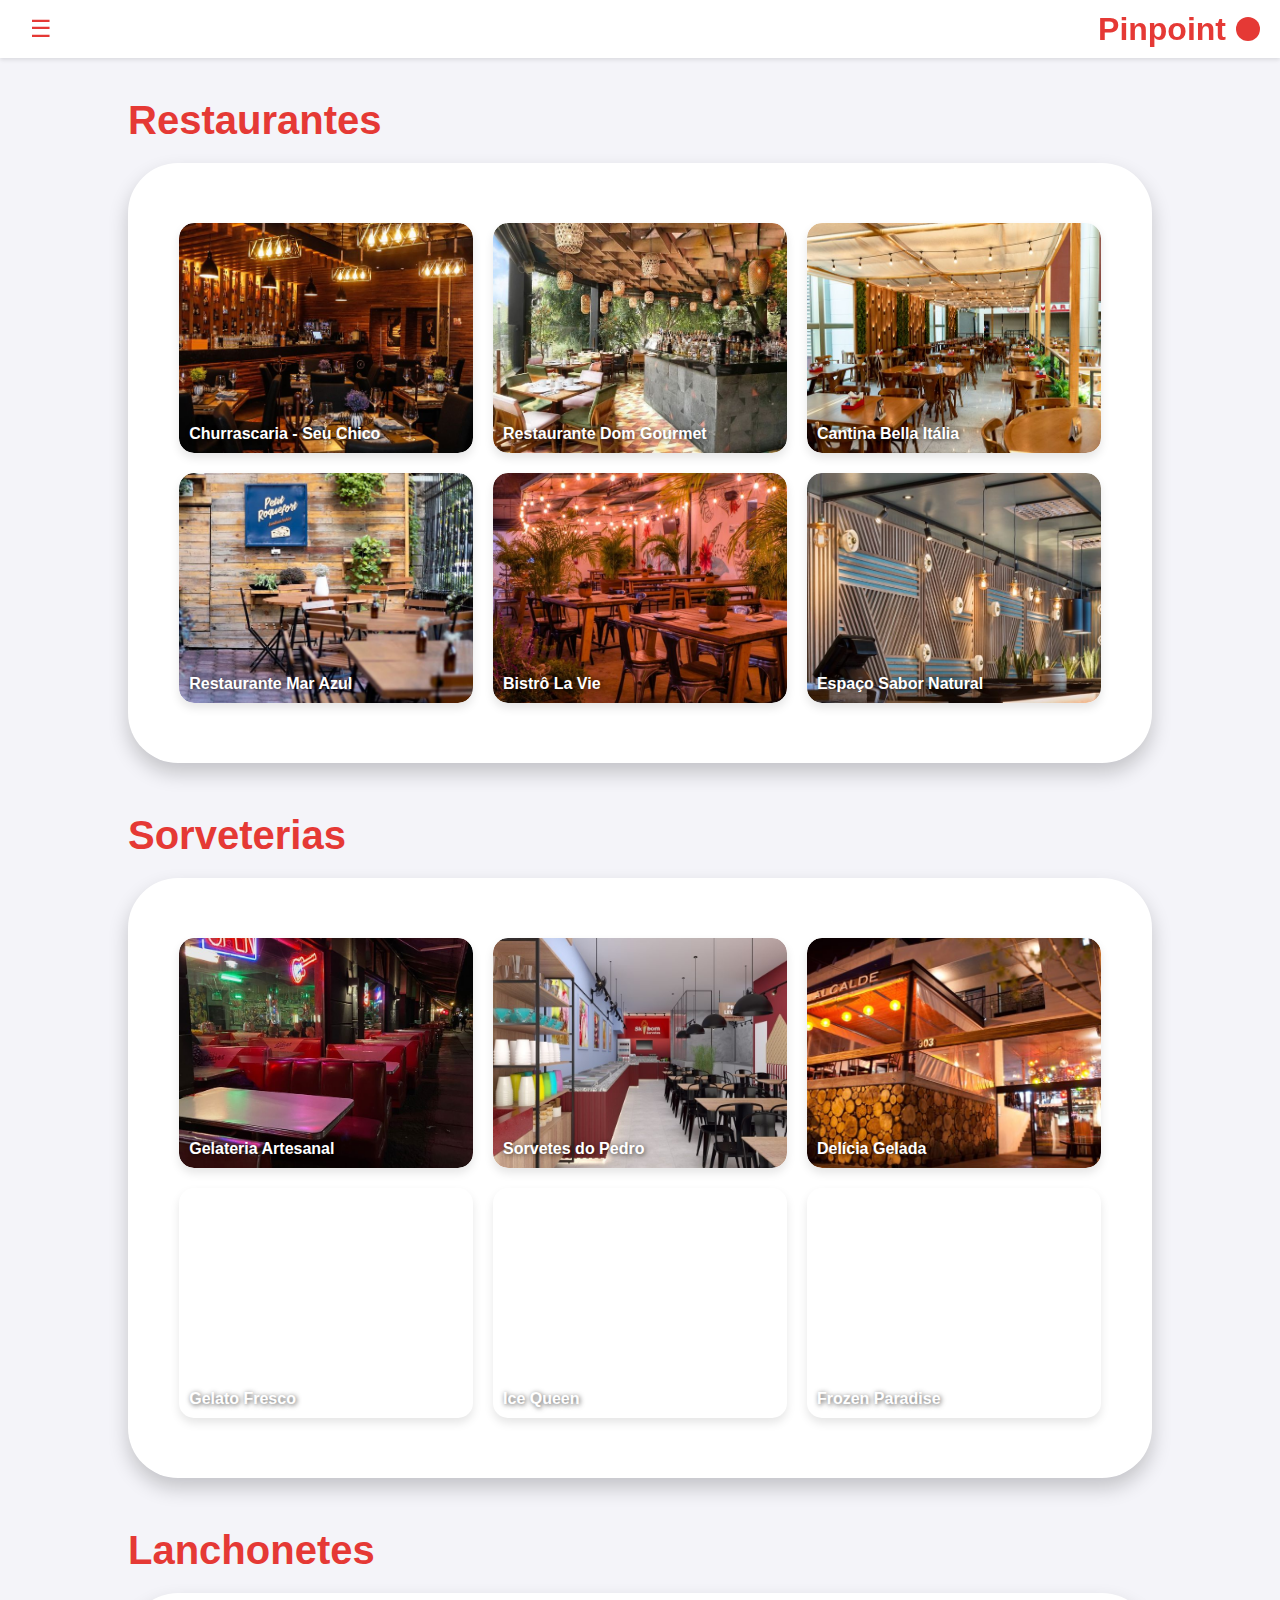
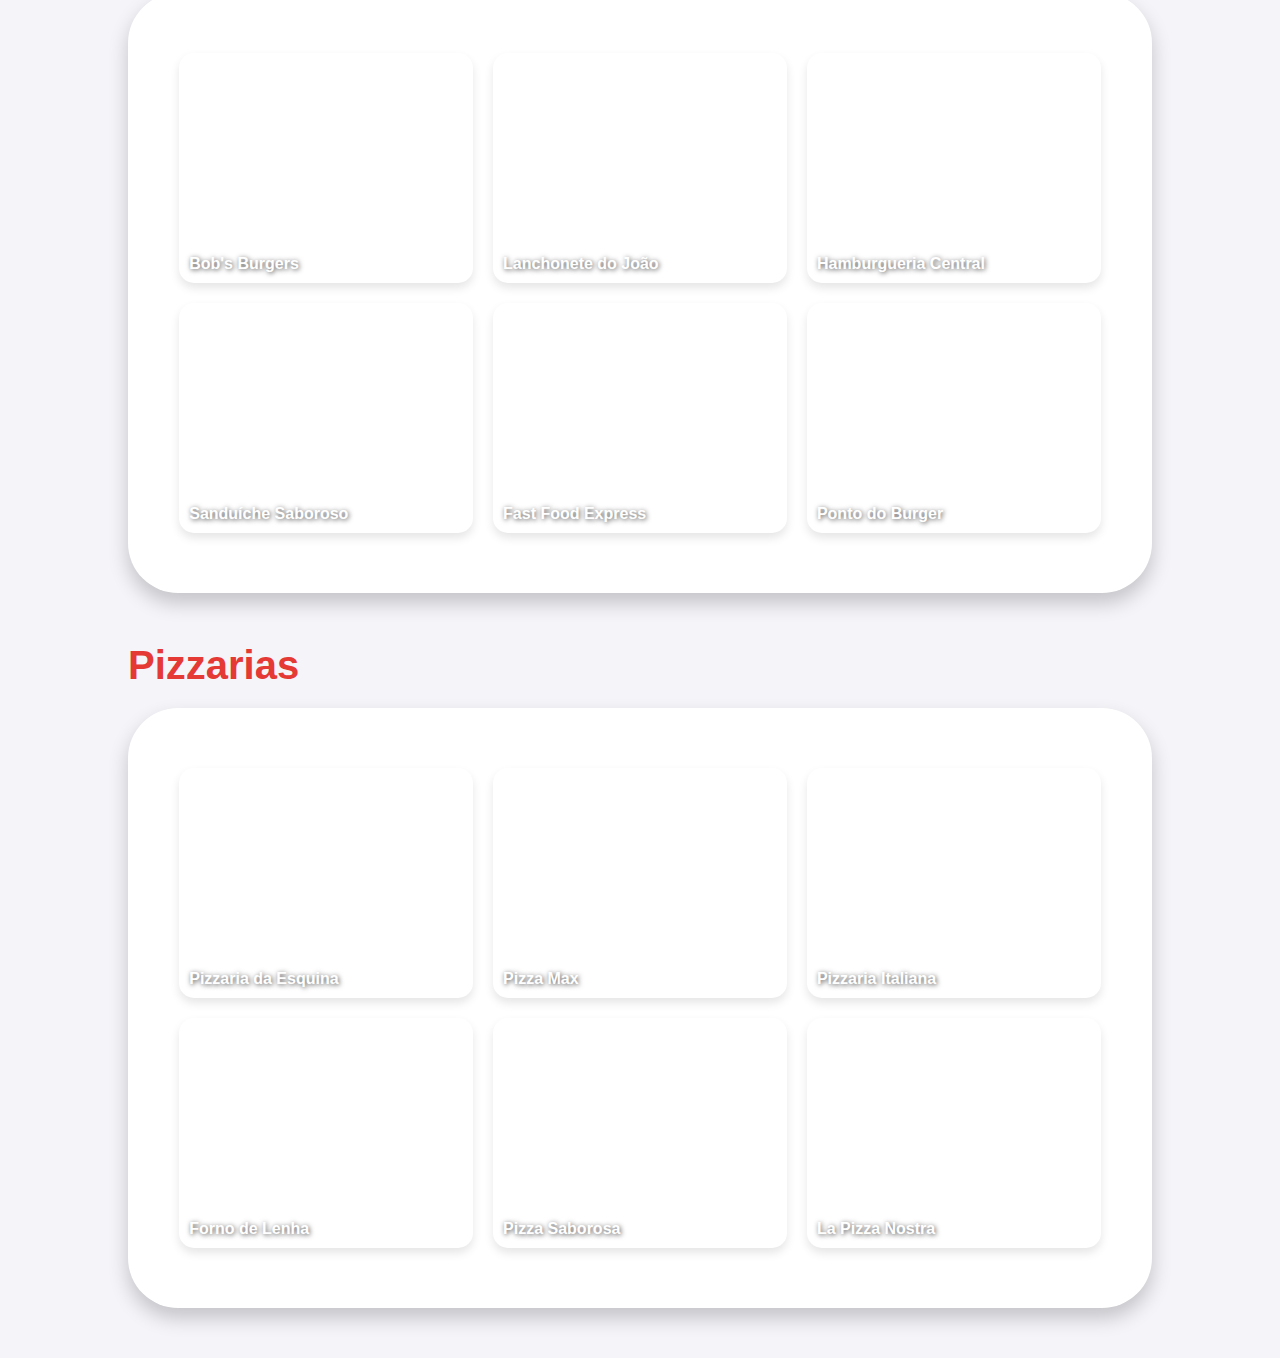
<file: index.html>
<!DOCTYPE html>
<html lang="en">
<head>
    <meta http-equiv="refresh" content="0; url=pages/index.html">
    <title>Redirecting...</title>
</head>
<body>
    <p>Se você não for redirecionado automaticamente, <a href="pages/index.html">clique aqui</a>.</p>
</body>
</html>
</file>
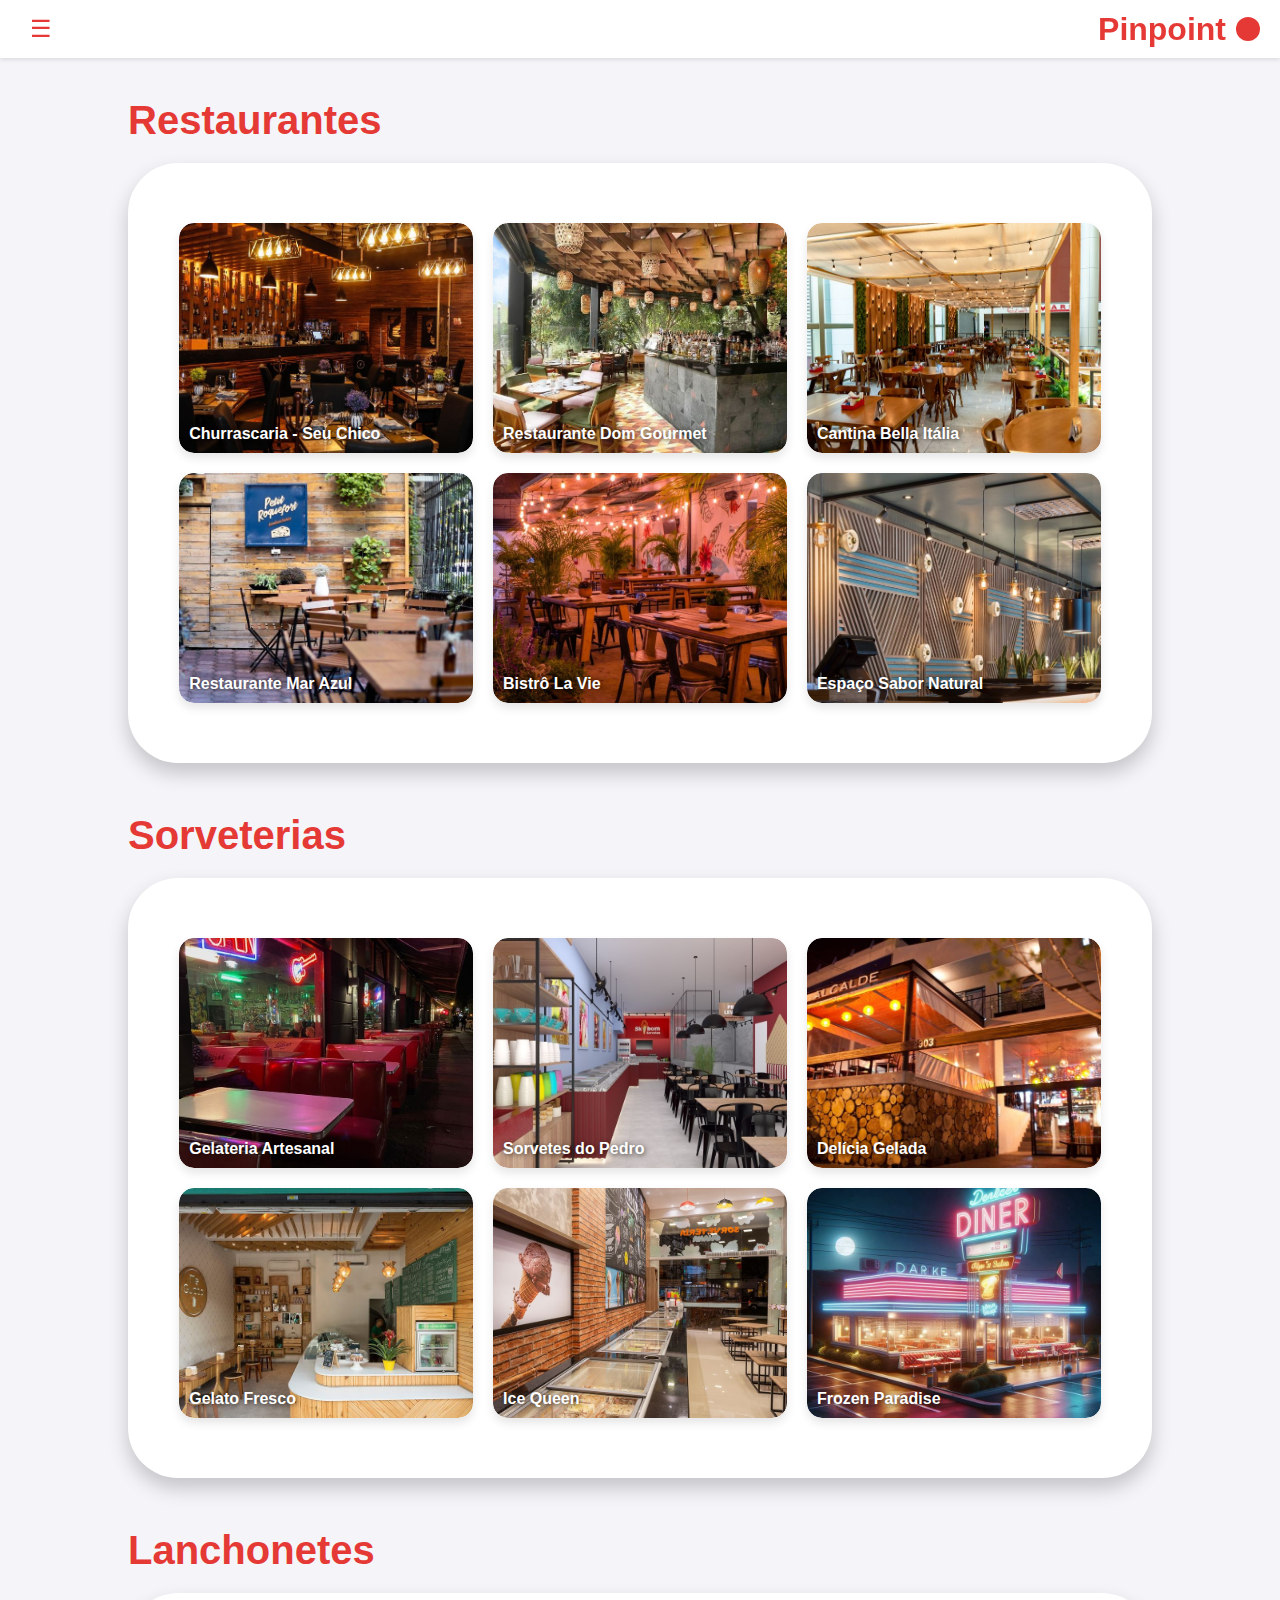
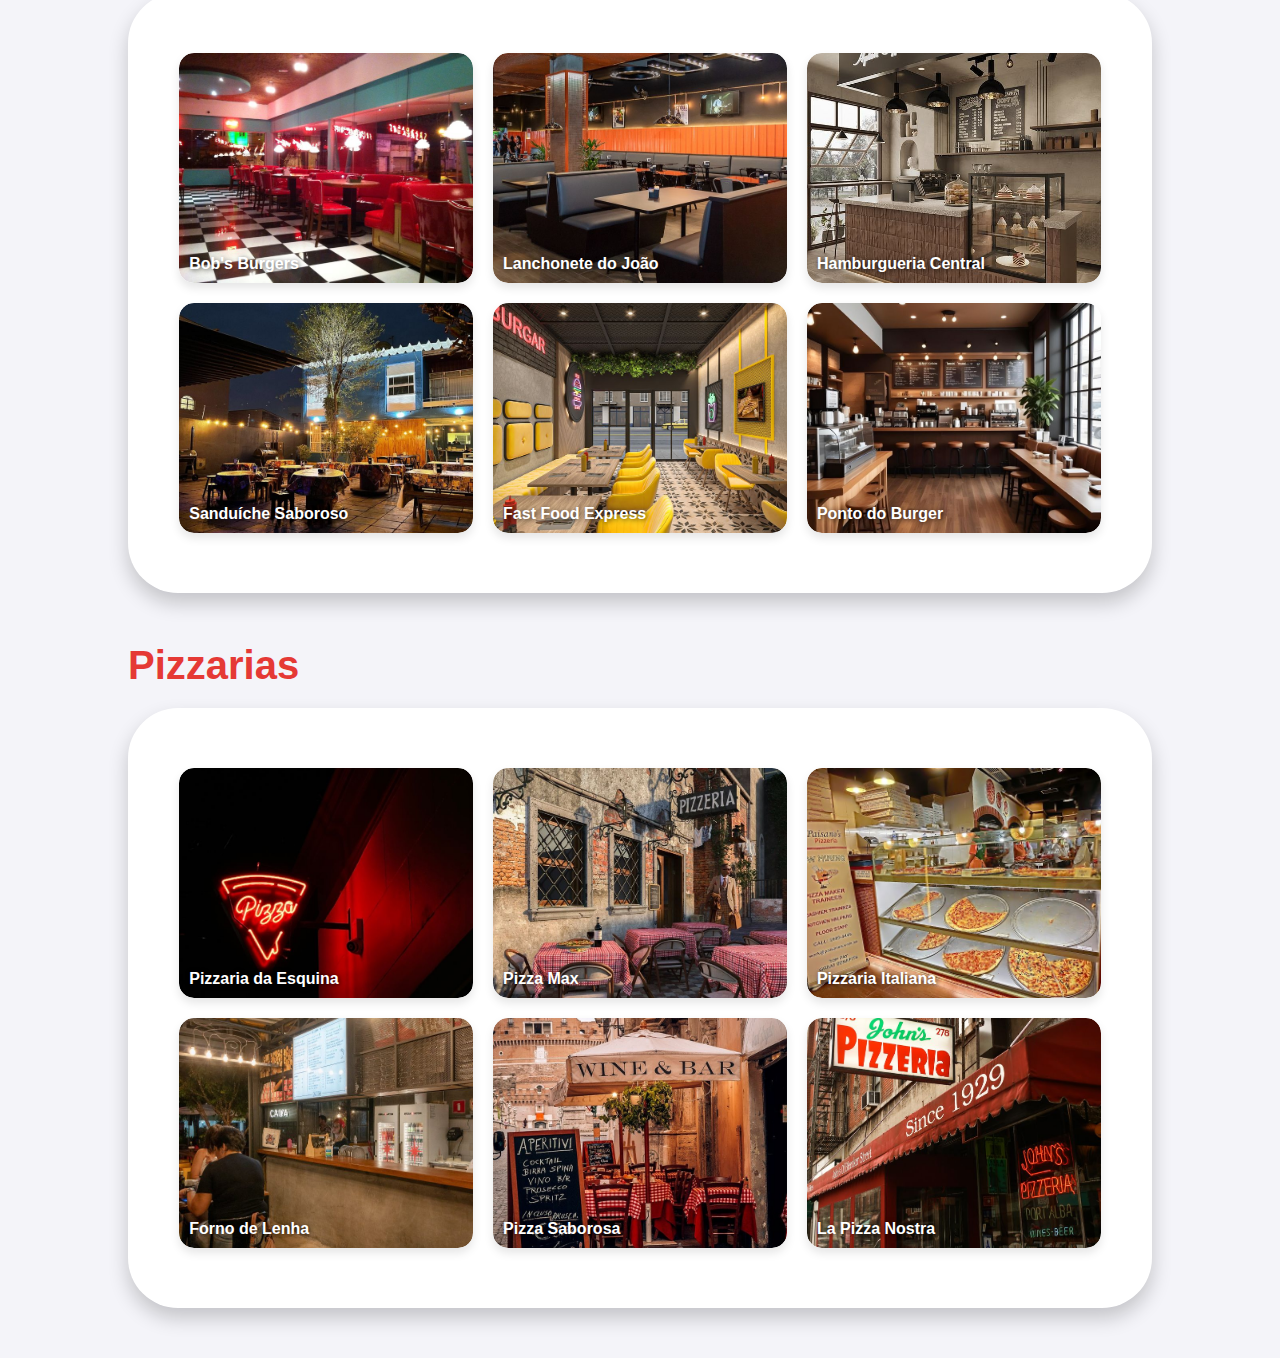
<file: pages/index.html>
<!DOCTYPE html>
<html lang="pt-br">
<head>
    <meta charset="UTF-8">
    <meta name="viewport" content="width=device-width, initial-scale=1.0">
    <title>Pinpoint</title>
    <link rel="shortcut icon" href="../Image/icone.ico"> <!-- Mova para dentro de <head> -->
    <link rel="stylesheet" href="../css/style.css">
</head>
<body>

    <header class="header">
        <link rel="shortcut icon" href="../Image/icone.ico">
        <div class="header-content">
            <button class="menu-button" onclick="toggleSidebar()">&#9776;</button> <!-- Botão de 3 listras -->
            <div id="redcompany">
                <h1 id="pinterest">Pinpoint</h1>
                <div class="red-dot"></div>
            </div>
        </div>
    </header>

    <div id="sidebar" class="sidebar">
        <button class="close-sidebar" onclick="toggleSidebar()">x</button>
        <div class="sidebar-content">
            <h2>Sobre</h2>
            <p> <br> Bem-vindo à Pinpoint! Aqui você encontra informações sobre estabelecimentos comerciais regionais para comer em climas agradáveis com a família e amigos.</p>
            <h2 class="contact-title">Contatos</h2>
            <div class="contact-buttons">
                <a href="https://github.com/Arthurreis99" target="_blank" class="contact-button github">GitHub</a>
                <a href="https://www.linkedin.com/in/arthur-dos-reis-026694243/" target="_blank" class="contact-button linkedin">LinkedIn</a>
                <a href="https://www.instagram.com/arthurreixz/" target="_blank" class="contact-button instagram">Instagram</a>
            </div>
        </div>
    </div>
    

    <div class="main-content">
        <h1 class="styled-title">Restaurantes</h1>
        <div class="giant-box">
            <div class="grid-container">
                <div class="grid-item">
                    <a href="detalhes.html?restaurante=churrascaria-seu-chico">
                        <img src="../Image/Logo01.jpeg" alt="Imagem 1" class="image-default">
                        <img src="../Image/Hover01.jpeg" alt="Imagem 1 Hover" class="image-hover">
                        <div class="grid-text">Churrascaria - Seu Chico</div>
                    </a>
                </div>
                <div class="grid-item">
                    <a href="detalhes.html?restaurante=dom-gourmet">
                        <img src="../Image/Logo02.jpeg" alt="Imagem 2" class="image-default">
                        <img src="../Image/Hover02.jpeg" alt="Imagem 2 Hover" class="image-hover">
                        <div class="grid-text">Restaurante Dom Gourmet</div>
                    </a>
                </div>
                <div class="grid-item">
                    <a href="detalhes.html?restaurante=cantina-bella-italia">
                        <img src="../Image/Logo03.jpeg" alt="Imagem 3" class="image-default">
                        <img src="../Image/Hover03.jpeg" alt="Imagem 3 Hover" class="image-hover">
                        <div class="grid-text">Cantina Bella Itália</div>
                    </a>
                </div>
                <div class="grid-item">
                    <a href="detalhes.html?restaurante=mar-azul">
                        <img src="../Image/Logo04.jpeg" alt="Imagem 4" class="image-default">
                        <img src="../Image/Hover04.jpeg" alt="Imagem 4 Hover" class="image-hover">
                        <div class="grid-text">Restaurante Mar Azul</div>
                    </a>
                </div>
                <div class="grid-item">
                    <a href="detalhes.html?restaurante=bistro-la-vie">
                        <img src="../Image/Logo05.jpeg" alt="Imagem 5" class="image-default">
                        <img src="../Image/Hover05.jpeg" alt="Imagem 5 Hover" class="image-hover">
                        <div class="grid-text">Bistrô La Vie</div>
                    </a>
                </div>
                <div class="grid-item">
                    <a href="detalhes.html?restaurante=espaco-sabor-natural">
                        <img src="../Image/Logo06.jpeg" alt="Imagem 6" class="image-default">
                        <img src="../Image/Hover06.jpeg" alt="Imagem 6 Hover" class="image-hover">
                        <div class="grid-text">Espaço Sabor Natural</div>
                    </a>
                </div>
            </div>
        </div>
    
        <h1 class="styled-title">Sorveterias</h1>
        <div class="giant-box">
            <div class="grid-container">
                <div class="grid-item">
                    <a href="detalhes.html?sorveteria=gelateria-artesanal">
                        <img src="../Image/Logo07.jpeg" alt="Imagem 7" class="image-default">
                        <img src="../Image/Hover07.jpeg" alt="Imagem 7 Hover" class="image-hover">
                        <div class="grid-text">Gelateria Artesanal</div>
                    </a>
                </div>
                <div class="grid-item">
                    <a href="detalhes.html?sorveteria=sorvetes-do-pedro">
                        <img src="../Image/Logo08.jpeg" alt="Imagem 8" class="image-default">
                        <img src="../Image/Hover08.jpeg" alt="Imagem 8 Hover" class="image-hover">
                        <div class="grid-text">Sorvetes do Pedro</div>
                    </a>
                </div>
                <div class="grid-item">
                    <a href="detalhes.html?sorveteria=delicia-gelada">
                        <img src="../Image/Logo09.jpeg" alt="Imagem 9" class="image-default">
                        <img src="../Image/Hover09.jpeg" alt="Imagem 9 Hover" class="image-hover">
                        <div class="grid-text">Delícia Gelada</div>
                    </a>
                </div>
                <div class="grid-item">
                    <a href="detalhes.html?sorveteria=gelato-fresco">
                        <img src="../Image/Logo10.jpeg" alt="Imagem 10" class="image-default">
                        <img src="../Image/Hover10.jpeg" alt="Imagem 10 Hover" class="image-hover">
                        <div class="grid-text">Gelato Fresco</div>
                    </a>
                </div>
                <div class="grid-item">
                    <a href="detalhes.html?sorveteria=ice-queen">
                        <img src="../Image/Logo11.jpeg" alt="Imagem 11" class="image-default">
                        <img src="../Image/Hover11.jpeg" alt="Imagem 11 Hover" class="image-hover">
                        <div class="grid-text">Ice Queen</div>
                    </a>
                </div>
                <div class="grid-item">
                    <a href="detalhes.html?sorveteria=frozen-paradise">
                        <img src="../Image/Logo12.jpeg" alt="Imagem 12" class="image-default">
                        <img src="../Image/Hover12.jpeg" alt="Imagem 12 Hover" class="image-hover">
                        <div class="grid-text">Frozen Paradise</div>
                    </a>
                </div>
            </div>
        </div>
    
        <h1 class="styled-title">Lanchonetes</h1>
        <div class="giant-box">
            <div class="grid-container">
                <div class="grid-item">
                    <a href="detalhes.html?lanchonete=bobs-burgers">
                        <img src="../Image/Logo13.jpeg" alt="Imagem 13" class="image-default">
                        <img src="../Image/Hover13.jpeg" alt="Imagem 13 Hover" class="image-hover">
                        <div class="grid-text">Bob's Burgers</div>
                    </a>
                </div>
                <div class="grid-item">
                    <a href="detalhes.html?lanchonete=lanchonete-do-joao">
                        <img src="../Image/Logo14.jpeg" alt="Imagem 14" class="image-default">
                        <img src="../Image/Hover14.jpeg" alt="Imagem 14 Hover" class="image-hover">
                        <div class="grid-text">Lanchonete do João</div>
                    </a>
                </div>
                <div class="grid-item">
                    <a href="detalhes.html?lanchonete=hamburgueria-central">
                        <img src="../Image/Logo15.jpeg" alt="Imagem 15" class="image-default">
                        <img src="../Image/Hover15.jpeg" alt="Imagem 15 Hover" class="image-hover">
                        <div class="grid-text">Hamburgueria Central</div>
                    </a>
                </div>
                <div class="grid-item">
                    <a href="detalhes.html?lanchonete=sanduiche-saboroso">
                        <img src="../Image/Logo16.jpeg" alt="Imagem 16" class="image-default">
                        <img src="../Image/Hover16.jpeg" alt="Imagem 16 Hover" class="image-hover">
                        <div class="grid-text">Sanduíche Saboroso</div>
                    </a>
                </div>
                <div class="grid-item">
                    <a href="detalhes.html?lanchonete=fast-food-express">
                        <img src="../Image/Logo17.jpeg" alt="Imagem 17" class="image-default">
                        <img src="../Image/Hover17.jpeg" alt="Imagem 17 Hover" class="image-hover">
                        <div class="grid-text">Fast Food Express</div>
                    </a>
                </div>
                <div class="grid-item">
                    <a href="detalhes.html?lanchonete=ponto-do-burger">
                        <img src="../Image/Logo18.jpeg" alt="Imagem 18" class="image-default">
                        <img src="../Image/Hover18.jpeg" alt="Imagem 18 Hover" class="image-hover">
                        <div class="grid-text">Ponto do Burger</div>
                    </a>
                </div>
            </div>
        </div>
    
        <h1 class="styled-title">Pizzarias</h1>
        <div class="giant-box">
            <div class="grid-container">
                <div class="grid-item">
                    <a href="detalhes.html?pizzaria=pizzaria-da-esquina">
                        <img src="../Image/Logo19.jpeg" alt="Imagem 19" class="image-default">
                        <img src="../Image/Hover19.jpeg" alt="Imagem 19 Hover" class="image-hover">
                        <div class="grid-text">Pizzaria da Esquina</div>
                    </a>
                </div>
                <div class="grid-item">
                    <a href="detalhes.html?pizzaria=pizza-max">
                        <img src="../Image/Logo20.jpeg" alt="Imagem 20" class="image-default">
                        <img src="../Image/Hover20.jpeg" alt="Imagem 20 Hover" class="image-hover">
                        <div class="grid-text">Pizza Max</div>
                    </a>
                </div>
                <div class="grid-item">
                    <a href="detalhes.html?pizzaria=pizzaria-italiana">
                        <img src="../Image/Logo21.jpeg" alt="Imagem 21" class="image-default">
                        <img src="../Image/Hover21.jpeg" alt="Imagem 21 Hover" class="image-hover">
                        <div class="grid-text">Pizzaria Italiana</div>
                    </a>
                </div>
                <div class="grid-item">
                    <a href="detalhes.html?pizzaria=forno-de-lenha">
                        <img src="../Image/Logo22.jpeg" alt="Imagem 22" class="image-default">
                        <img src="../Image/Hover22.jpeg" alt="Imagem 22 Hover" class="image-hover">
                        <div class="grid-text">Forno de Lenha</div>
                    </a>
                </div>
                <div class="grid-item">
                    <a href="detalhes.html?pizzaria=pizza-saborosa">
                        <img src="../Image/Logo23.jpeg" alt="Imagem 23" class="image-default">
                        <img src="../Image/Hover23.jpeg" alt="Imagem 23 Hover" class="image-hover">
                        <div class="grid-text">Pizza Saborosa</div>
                    </a>
                </div>
                <div class="grid-item">
                    <a href="detalhes.html?pizzaria=la-pizza-nostra">
                        <img src="../Image/Logo24.jpeg" alt="Imagem 24" class="image-default">
                        <img src="../Image/Hover24.jpeg" alt="Imagem 24 Hover" class="image-hover">
                        <div class="grid-text">La Pizza Nostra</div>
                    </a>
                </div>
            </div>
        </div>
    </div>
    
    <script src="../js/script.js"></script>

</body>
</html>
</file>
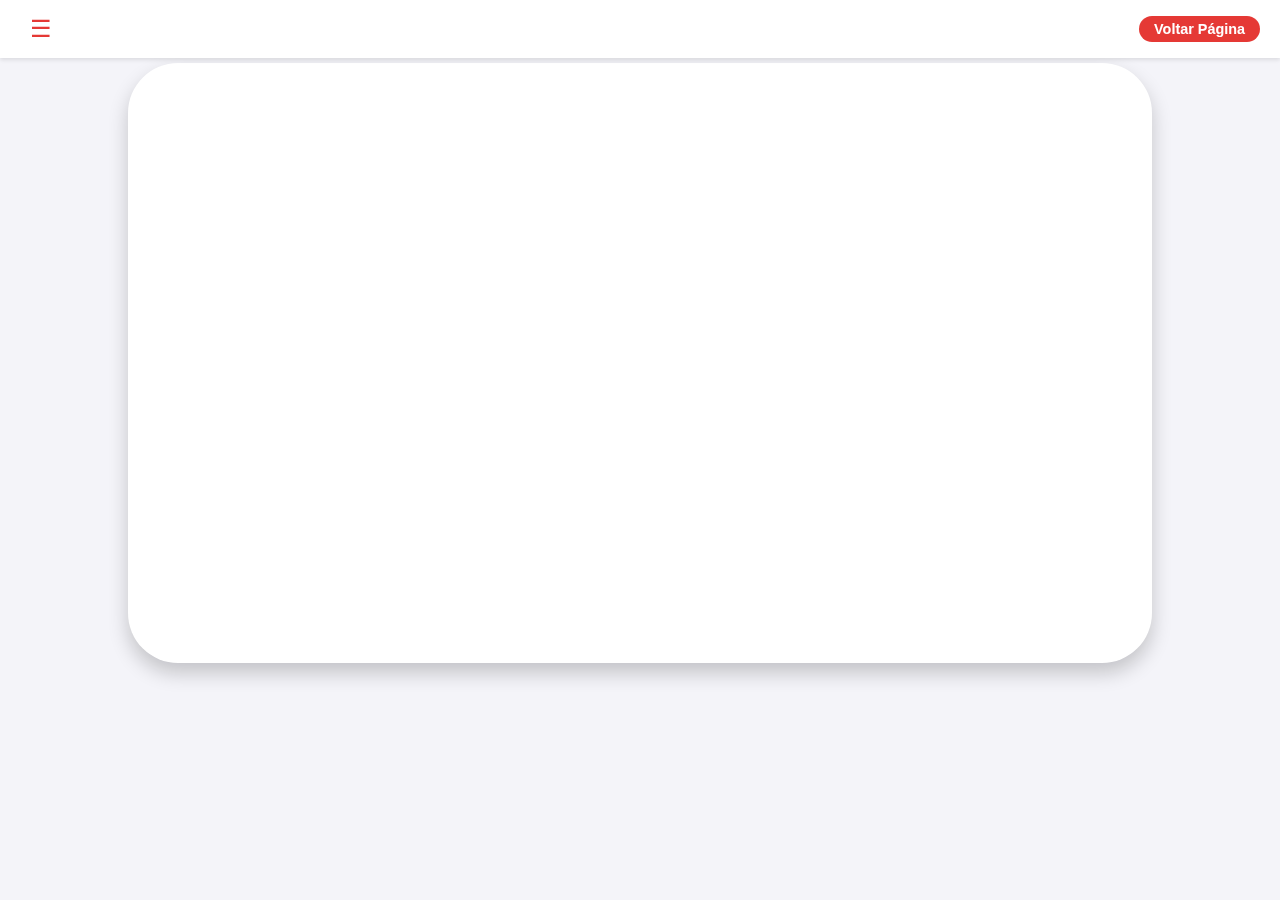
<file: pages/detalhes.html>
<!DOCTYPE html>
<html lang="pt-br">
<head>
    <link rel="stylesheet" href="../css/style.css">
    <meta charset="UTF-8">
    <meta name="viewport" content="width=device-width, initial-scale=1.0">
    <title>Detalhes do Restaurante</title>
</head>
<body>
    <header class="header">
        <div class="header-content">
            <button class="menu-button" onclick="toggleSidebar()">&#9776;</button>
            <h1 id="nome-restaurante"></h1>
            <button class="back-button" onclick="window.location.href='index.html'">Voltar Página</button>
        </div>
    </header>

    <div id="sidebar" class="sidebar">
        <button class="close-sidebar" onclick="toggleSidebar()">x</button>
        <div class="sidebar-content">
            <h2>Sobre</h2>
            <p>Bem-vindo à Pinpoint! Aqui você encontra informações sobre nossa plataforma.</p>
        </div>
    </div>

    <main>
        <!-- Caixa grande para a localização -->
        <div class="giant-box location-box">
            <iframe 
                src="https://www.google.com/maps/embed?pb=!1m18!1m12!1m3!1d3151.835434509607!2d144.95373531531895!3d-37.81627927975159!2m3!1f0!2f0!3f0!3m2!1i1024!2i768!4f13.1!3m3!1m2!1s0x6ad642af0f11fd81%3A0xf5775e1a5117230!2sFlinders%20St%20Station!5e0!3m2!1sen!2sau!4v1689712345678!5m2!1sen!2sau"
                width="100%"
                height="100%"
                style="border:0; border-radius: 50px;"
                allowfullscreen=""
                loading="lazy"
                referrerpolicy="no-referrer-when-downgrade">
            </iframe>
        </div>
    </main>

    <script>
        // Captura o parâmetro da URL
        const urlParams = new URLSearchParams(window.location.search);
        const restaurante = urlParams.get('restaurante');

        // Conteúdo de exemplo para os restaurantes
        const dadosEstabelecimentos = {
    'churrascaria-seu-chico': {
        nome: 'Churrascaria - Seu Chico',
        descricao: 'A melhor churrascaria da região, com carnes de alta qualidade e um ambiente acolhedor.',
        imagem: '../Image/Logo01.jpeg'
    },
    'dom-gourmet': {
        nome: 'Restaurante Dom Gourmet',
        descricao: 'Um restaurante sofisticado com pratos exclusivos e uma experiência gastronômica única.',
        imagem: '../Image/Logo02.jpeg'
    },
    'cantina-bella-italia': {
        nome: 'Cantina Bella Itália',
        descricao: 'Desfrute de autênticos pratos italianos em um ambiente aconchegante.',
        imagem: '../Image/Logo03.jpeg'
    },
    'mar-azul': {
        nome: 'Restaurante Mar Azul',
        descricao: 'Especializado em frutos do mar frescos com uma vista incrível para o mar.',
        imagem: '../Image/Logo04.jpeg'
    },
    'bistro-la-vie': {
        nome: 'Bistrô La Vie',
        descricao: 'Um bistrô elegante com uma seleção de pratos finos e vinhos de alta qualidade.',
        imagem: '../Image/Logo05.jpeg'
    },
    'espaco-sabor-natural': {
        nome: 'Espaço Sabor Natural',
        descricao: 'Comida saudável e saborosa com ingredientes orgânicos e frescos.',
        imagem: '../Image/Logo06.jpeg'
    },
    'sorveteria-gelato-paradiso': {
        nome: 'Sorveteria Gelato Paradiso',
        descricao: 'Sorvetes artesanais feitos com os melhores ingredientes e uma variedade de sabores.',
        imagem: '../Image/Sorveteria01.jpeg'
    },
    'sorveteria-frutos-do-verao': {
        nome: 'Sorveteria Frutos do Verão',
        descricao: 'Sorvetes refrescantes e naturais para aproveitar os dias quentes.',
        imagem: '../Image/Sorveteria02.jpeg'
    },
    'lanchonete-sabor-caseiro': {
        nome: 'Lanchonete Sabor Caseiro',
        descricao: 'Lanches deliciosos e rápidos, feitos com aquele toque especial de casa.',
        imagem: '../Image/Lanchonete01.jpeg'
    },
    'lanchonete-burger-mania': {
        nome: 'Lanchonete Burger Mania',
        descricao: 'Hambúrgueres artesanais com carnes suculentas e acompanhamentos variados.',
        imagem: '../Image/Lanchonete02.jpeg'
    },
    'pizzaria-bella-pizza': {
        nome: 'Pizzaria Bella Pizza',
        descricao: 'Pizzas preparadas com massa fina e crocante e ingredientes frescos.',
        imagem: '../Image/Pizzaria01.jpeg'
    },
    'pizzaria-forno-a-lenha': {
        nome: 'Pizzaria Forno a Lenha',
        descricao: 'Pizzas autênticas assadas em forno a lenha para um sabor incomparável.',
        imagem: '../Image/Pizzaria02.jpeg'
    }
    // Adicione mais estabelecimentos conforme necessário
};


        // Carrega o conteúdo com base no parâmetro
        if (dadosRestaurantes[restaurante]) {
            document.getElementById('nome-restaurante').textContent = dadosRestaurantes[restaurante].nome;
            document.getElementById('conteudo-restaurante').innerHTML = `
                <p>${dadosRestaurantes[restaurante].descricao}</p>
            `;
        } else {
            document.getElementById('conteudo-restaurante').innerHTML = '<p>Restaurante não encontrado.</p>';
        }

        function toggleSidebar() {
            const sidebar = document.getElementById('sidebar');
            if (sidebar.classList.contains('sidebar-open')) {
                sidebar.classList.remove('sidebar-open');
                setTimeout(() => {
                    sidebar.style.display = 'none';
                }, 300);
            } else {
                sidebar.style.display = 'block';
                setTimeout(() => {
                    sidebar.classList.add('sidebar-open');
                }, 10);
            }
        }
        
    </script>
</body>
</html>
</file>
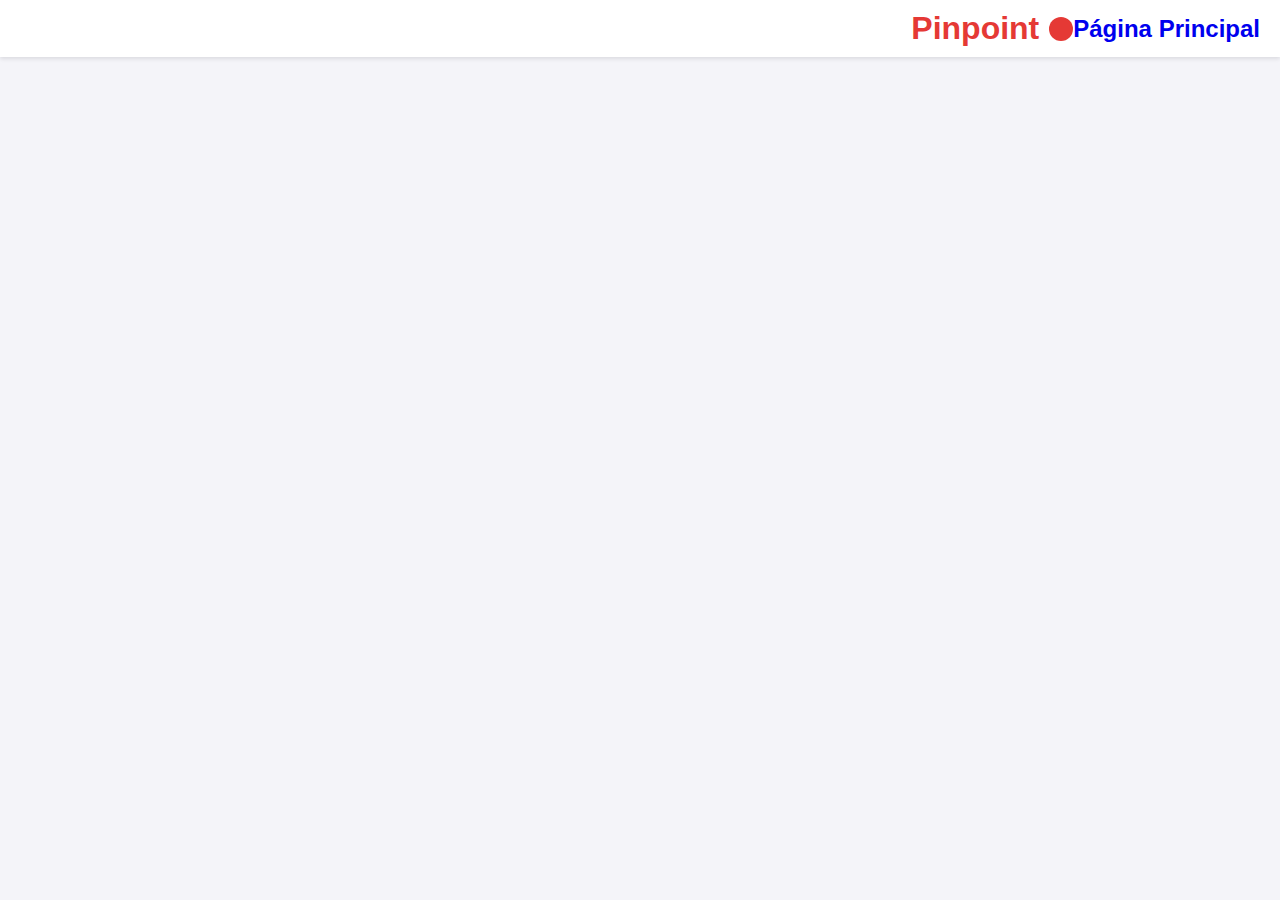
<file: pages/sobre.html>
<!DOCTYPE html>
<html lang="pt-br">
<head>
    <link rel="stylesheet" href="../css/style.css">
    <meta charset="UTF-8">
    <meta name="viewport" content="width=device-width, initial-scale=1.0">
    <title>Sobre</title>
</head>
<body>
    <header class="header">
        <div class="header-content">
            <div id="redcompany">
                <h1 id="pinterest">Pinpoint</h1>
                <div class="red-dot"></div>
            </div>
            <nav id="buttons">
                <a href="index.html" class="buttonx"><h2>Página Principal</h2></a>
            </nav>
        </div>
    </header>

    <script src="../js/script.js"></script>
</body>
</html>
</file>
<file: css/style.css>
/* General Reset */
body, h1, h2, h3, p, button, input, label {
    margin: 0;
    padding: 0;
    box-sizing: border-box;
}

/* Body Styling */
body {
    margin: 0;
    padding: 0;
    background-color: #f4f4f9;
    font-family: 'Roboto', sans-serif;
    color: #333;
}

a {
    text-decoration: none;
}

/* Header Styling */
.header {
    position: sticky;
    top: 0;
    z-index: 1000;
    display: flex;
    justify-content: space-between;
    align-items: center;
    padding: 10px 20px;
    background-color: #fff;
    color: #E53935;
    box-shadow: 0 2px 4px rgba(0, 0, 0, 0.1);
    margin-bottom: 5px;
}

.header-content {
    display: flex;
    align-items: center;
    justify-content: space-between;
    width: 100%;
}

#redcompany {
    display: flex;
    align-items: center;
    flex-grow: 1;
    justify-content: flex-end;
}

.red-dot {
    width: 24px;
    height: 24px;
    background-color: #E53935;
    border-radius: 50%;
    margin-left: 10px;
}

/* Menu Button Styling */
.menu-button {
    background-color: transparent;
    border: none;
    font-size: 24px;
    cursor: pointer;
    color: #E53935;
    padding: 5px 10px;
}

/* Sidebar Styling */
.sidebar {
    position: fixed;
    top: 0;
    left: -300px;
    width: 300px;
    height: 100%;
    background-color: #fff;
    box-shadow: 2px 0 5px rgba(0, 0, 0, 0.1);
    z-index: 1001;
    transition: left 0.3s ease, opacity 0.3s ease;
    padding: 20px;
    opacity: 0;
    display: none;
}

.sidebar-open {
    display: block;
    left: 0;
    opacity: 1;
}

/* Title Styling */
.styled-title {
    margin-top: 2.5rem;
    font-size: 2.5rem;
    color: #E53935;
    margin-left: 10%; /* Alinhado com a caixa grande */
    margin-bottom: 20px;
    font-weight: bold;
}

/* Giant Box Styling */
.giant-box {
    width: 80%;
    height: 600px;
    background-color: #ffffff;
    margin: 0 auto 50px;
    border-radius: 50px;
    box-shadow: 0 10px 20px rgba(0, 0, 0, 0.2);
    display: flex;
    align-items: center;
    justify-content: center;
}

/* Grid Container */
.grid-container {
    display: grid;
    grid-template-columns: repeat(3, 1fr);
    grid-template-rows: repeat(2, 1fr);
    gap: 20px;
    width: 90%;
    height: 80%;
}

/* Grid Item Styling */
.grid-item {
    position: relative;
    overflow: hidden;
    border-radius: 15px;
    box-shadow: 0 5px 10px rgba(0, 0, 0, 0.1);
    transition: transform 0.3s ease, box-shadow 0.3s ease;
}

.grid-item img {
    width: 100%;
    height: 100%;
    object-fit: cover;
    object-position: center;
    border-radius: 15px;
    position: absolute;
    top: 0;
    left: 0;
    transition: opacity 0.3s ease;
}

.image-hover {
    opacity: 0;
}

.grid-item:hover .image-hover {
    opacity: 1;
}

.grid-item:hover .image-default {
    opacity: 0;
}

/* Grid Text Styling */
.grid-text {
    position: absolute;
    bottom: 10px;
    left: 10px;
    color: #ffffff;
    font-size: 1rem;
    font-weight: bold;
    text-shadow: 1px 1px 5px rgba(0, 0, 0, 0.7);
    z-index: 2;
}

.close-sidebar {
    background-color: transparent;
    border: none;
    font-size: 28px; /* Aumenta o tamanho do ícone */
    color: #E53935; /* Cor vermelha para manter consistência */
    cursor: pointer;
    display: block;
    margin-left: auto;
    transition: color 0.2s ease; /* Adiciona uma transição para a cor */
}

.close-sidebar:hover {
    color: #D32F2F; /* Escurece a cor ao passar o mouse */
    transform: scale(1.1); /* Aumenta ligeiramente ao passar o mouse */
}
.back-button {
    background-color: #E53935;
    color: #fff;
    border: none;
    border-radius: 20px;
    padding: 5px 15px;
    cursor: pointer;
    font-size: 0.9rem;
    font-weight: bold;
    transition: background-color 0.3s ease;
    margin-left: auto; /* Alinha à direita */
}

.back-button:hover {
    background-color: #D32F2F;
}
#nome-restaurante {

    margin-left: 2rem;

}

.contact-title {
    margin-top: 20px;
    font-size: 1.5rem;
    color: #E53935; /* Cor vermelha para destaque */
    text-align: center;
}

.contact-buttons {
    display: flex;
    justify-content: space-around;
    margin-top: 10px;
}

.contact-button {
    text-decoration: none;
    padding: 10px 15px;
    border-radius: 5px;
    color: #fff;
    font-weight: bold;
    transition: background-color 0.3s ease;
}

.contact-button.github {
    background-color: #333; /* Cor do GitHub */
}

.contact-button.linkedin {
    background-color: #0077b5; /* Cor do LinkedIn */
}

.contact-button.instagram {
    background: linear-gradient(45deg, #f09433, #e6683c, #dc2743, #cc2366, #bc1888); /* Gradiente do Instagram */
}

.contact-button:hover {
    opacity: 0.8;
}
</file>
